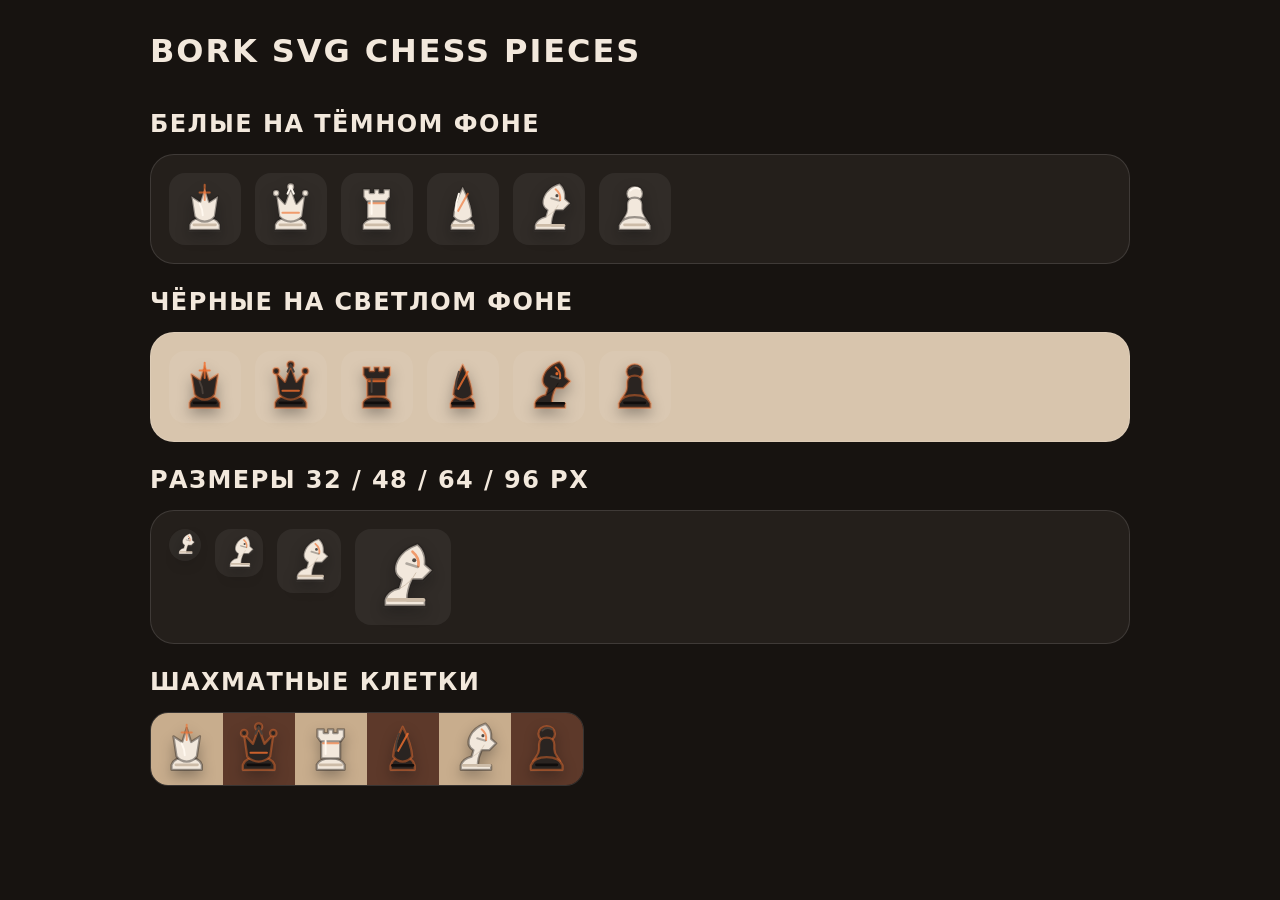
<file: pieces-preview.html>
<!DOCTYPE html>
<html lang="ru">
<head>
  <meta charset="UTF-8" />
  <meta name="viewport" content="width=device-width, initial-scale=1.0" />
  <title>BORK Pieces Preview</title>
  <link rel="stylesheet" href="./style.css" />
  <style>
    body { margin: 0; padding: 32px; background: #171310; color: #f2e8dc; font-family: Inter, system-ui, sans-serif; }
    h1, h2 { margin: 0 0 16px; letter-spacing: .06em; text-transform: uppercase; }
    .preview-grid { display: grid; gap: 24px; max-width: 980px; margin: 0 auto; }
    .preview-row { display: flex; flex-wrap: wrap; gap: 14px; padding: 18px; border: 1px solid rgba(255,255,255,.12); border-radius: 24px; }
    .preview-row.dark { background: #241f1b; }
    .preview-row.light { background: #d8c5ad; }
    .preview-cell { display: grid; place-items: center; border-radius: 16px; background: rgba(255,255,255,.06); }
    .preview-board { display: grid; grid-template-columns: repeat(6, 72px); width: max-content; overflow: hidden; border-radius: 18px; border: 1px solid rgba(255,255,255,.14); }
    .preview-square { width: 72px; height: 72px; display: grid; place-items: center; }
    .preview-square.light { background: #c8ad8d; }
    .preview-square.dark { background: #5d392a; }
  </style>
</head>
<body class="bork-pieces">
  <main class="preview-grid">
    <h1>BORK SVG chess pieces</h1>
    <section><h2>Белые на тёмном фоне</h2><div class="preview-row dark" id="whiteRow"></div></section>
    <section><h2>Чёрные на светлом фоне</h2><div class="preview-row light" id="blackRow"></div></section>
    <section><h2>Размеры 32 / 48 / 64 / 96 px</h2><div class="preview-row dark" id="sizeRow"></div></section>
    <section><h2>Шахматные клетки</h2><div class="preview-board" id="boardRow"></div></section>
  </main>
  <script type="module">
    import { renderPiece } from './pieces.js';
    const types = ['k', 'q', 'r', 'b', 'n', 'p'];
    const names = { k: 'Король', q: 'Ферзь', r: 'Ладья', b: 'Слон', n: 'Конь', p: 'Пешка' };
    function cell(html, size = 72) {
      return `<div class="preview-cell" title="${size}px" style="width:${size}px;height:${size}px">${html}</div>`;
    }
    whiteRow.innerHTML = types.map(type => cell(renderPiece({ color: 'w', type }))).join('');
    blackRow.innerHTML = types.map(type => cell(renderPiece({ color: 'b', type }))).join('');
    sizeRow.innerHTML = [32, 48, 64, 96].map(size => cell(renderPiece({ color: 'w', type: 'n' }), size)).join('');
    boardRow.innerHTML = types.map((type, index) => `<div class="preview-square ${index % 2 ? 'dark' : 'light'}" aria-label="${names[type]}">${renderPiece({ color: index % 2 ? 'b' : 'w', type })}</div>`).join('');
  </script>
</body>
</html>
</file>
<file: style.css>
/* 1. Design tokens */
:root {
  color-scheme: dark;
  --bg: #100d0c;
  --surface: #1b1715;
  --surface-2: #241f1d;
  --panel: rgba(36, 31, 29, 0.92);
  --line: rgba(246, 240, 234, 0.12);
  --line-strong: rgba(246, 240, 234, 0.22);
  --text: #f6f0ea;
  --muted: rgba(246, 240, 234, 0.62);
  --accent: #ef6f2e;
  --accent-soft: rgba(239, 111, 46, 0.14);
  --danger: #d65c4a;
  --success: #8fd19e;
  --square-light: #d8c3a3;
  --square-dark: #6a4a38;
  --app-height: 100dvh;
  --topbar-h: 48px;
  --status-h: 52px;
  --moves-h: 42px;
  --actions-h: 64px;
  --vertical-gap: 22px;
  --board-size-mobile: min(94vw, calc(var(--app-height) - var(--topbar-h) - var(--status-h) - var(--moves-h) - var(--actions-h) - var(--vertical-gap)));
  --board-size: var(--board-size-mobile);
  --piece-white-main: #f2e8dc;
  --piece-white-light: #fff8ef;
  --piece-white-shadow: #cdbca8;
  --piece-white-stroke: rgba(31, 27, 25, 0.42);
  --piece-black-main: #2a2421;
  --piece-black-light: #4a403a;
  --piece-black-shadow: #100d0c;
  --piece-black-stroke: rgba(239, 111, 46, 0.45);
  --radius: 22px;
  --safe-top: env(safe-area-inset-top, 0px);
  --safe-bottom: env(safe-area-inset-bottom, 0px);
  font-family: Inter, ui-sans-serif, system-ui, -apple-system, BlinkMacSystemFont, "Segoe UI", sans-serif;
}

/* 2. Reset / base */
* { box-sizing: border-box; }
html, body { margin: 0; min-height: 100%; overflow: hidden; background: var(--bg); color: var(--text); }
body { min-height: 100dvh; -webkit-font-smoothing: antialiased; }
button, textarea, input { font: inherit; }
button { border: 0; cursor: pointer; color: inherit; }
.app-bg, .decor, .glow, .texture, .app-shell::before, .app-shell::after, .square::before, .square::after { pointer-events: none; }
button, .square, .menu, .modal, input, select, summary, textarea, .side-panel.open { pointer-events: auto; }
.hidden, [hidden] { display: none !important; }

/* 3. Layout shell */
.app-shell { height: var(--app-height); padding: var(--safe-top) 0 var(--safe-bottom); background: radial-gradient(circle at 50% 0, rgba(239,111,46,.10), transparent 36%), var(--bg); }
.hero-card { height: 100%; display: grid; grid-template-rows: 44px 1fr; padding: 0 12px 10px; }
.brand-row { display: flex; align-items: center; justify-content: space-between; min-width: 0; border-bottom: 1px solid var(--line); }
.eyebrow, .launch-line, .mini-label { display: none; }
.brand-mark { font-size: 15px; font-weight: 800; letter-spacing: .16em; white-space: nowrap; }
.header-actions { display: flex; align-items: center; gap: 8px; min-width: 0; }
.status-pill { max-width: 148px; overflow: hidden; text-overflow: ellipsis; white-space: nowrap; font-size: 11px; color: #ffe2cd; padding: 6px 9px; border: 1px solid rgba(239,111,46,.26); border-radius: 999px; background: rgba(239,111,46,.10); }
.status-pill::before { content: ""; display: inline-block; width: 7px; height: 7px; margin-right: 6px; border-radius: 50%; background: var(--accent); box-shadow: 0 0 10px rgba(239,111,46,.85); }
.hero-grid { min-height: 0; display: grid; grid-template-rows: auto 1fr; gap: 10px; }

/* 4. Launch screen */
.command-panel { min-height: 0; display: grid; align-content: center; gap: 14px; padding: 8px 0; }
.intro-copy h1 { margin: 0; text-align: center; font-size: clamp(22px, 7vw, 28px); letter-spacing: .02em; font-weight: 650; }
.setup-panel { display: grid; gap: 12px; width: min(100%, 390px); margin: 0 auto; }
.experience-panel .control-label { display: none; }
.experience-grid { display: grid; gap: 8px; }
.experience-card { min-height: 50px; padding: 0 16px; border-radius: 16px; background: rgba(255,255,255,.06); border: 1px solid var(--line); text-align: left; }
.experience-card strong { font-size: 14px; }
.experience-card span { display: none; }
.experience-card.active, .segment.active, .difficulty.active { border-color: rgba(239,111,46,.55); background: rgba(239,111,46,.14); }
.control-group { display: grid; gap: 7px; }
.control-label { font-size: 11px; letter-spacing: .12em; text-transform: uppercase; color: var(--muted); }
.segmented { display: grid; grid-template-columns: repeat(3, 1fr); gap: 6px; }
.segment, .difficulty, .menu-btn, .settings-link { min-height: 46px; border-radius: 14px; border: 1px solid var(--line); background: rgba(255,255,255,.055); color: var(--text); }
.difficulty-grid { display: grid; grid-template-columns: repeat(2, 1fr); gap: 7px; }
.difficulty span, .training-panel, #demoBtn { display: none; }
.cta-row { display: grid; gap: 8px; }
.primary-btn, .ghost-btn, .tiny-btn { min-height: 44px; border-radius: 16px; padding: 0 14px; background: rgba(255,255,255,.07); border: 1px solid var(--line); }
.primary-btn { min-height: 54px; background: linear-gradient(135deg, #f08a50, var(--accent)); color: #180f0b; font-weight: 800; }
.settings-link { width: max-content; min-height: 34px; padding: 0 14px; margin: 0 auto; color: var(--muted); }

/* 5. Game screen */
body.game-active .hero-grid { grid-template-rows: 1fr; }
body.game-active .command-panel { display: none; }
.game-card { min-height: 0; display: none; }
body.game-active .game-card { display: grid; grid-template-rows: var(--status-h) minmax(0, 1fr) var(--moves-h) var(--actions-h); gap: 8px; min-height: 0; overflow: hidden; }
.top-line { display: flex; align-items: center; justify-content: space-between; min-width: 0; padding: 0 2px; }
.top-line h2 { margin: 0; font-size: clamp(22px, 5vw, 28px); line-height: 1; letter-spacing: -.035em; }
.turn-indicator { flex: 0 0 auto; font-size: 12px; color: #ffe7d5; padding: 8px 10px; border-radius: 999px; background: rgba(255,255,255,.06); border: 1px solid var(--line); }
.quality-strip, .coach-strip { display: none; }
.board-stage { min-width: 0; min-height: 0; width: 100%; display: grid; place-items: center; overflow: hidden; position: relative; }
.board-alert { position: absolute; left: 10px; right: 10px; bottom: 10px; z-index: 8; padding: 10px 12px; border-radius: 16px; background: rgba(21,18,17,.86); border: 1px solid rgba(239,111,46,.28); color: var(--text); opacity: 0; transform: translateY(8px); transition: .18s ease; pointer-events: none; font-size: 13px; }
.board-alert.show { opacity: 1; transform: translateY(0); pointer-events: auto; }
.coach-toast.show { opacity: 1; transform: translate(-50%, 0); pointer-events: auto; }
.board-alert.danger { border-color: rgba(255,90,58,.55); }
.coach-toast { position: fixed; left: 50%; right: auto; bottom: calc(var(--safe-bottom) + 80px); width: min(420px, calc(100vw - 32px)); z-index: 90; display: grid; gap: 9px; opacity: 0; transform: translate(-50%, 8px); transition: .18s ease; pointer-events: none; padding: 10px 12px; border-radius: 16px; background: rgba(21,18,17,.92); border: 1px solid rgba(239,111,46,.28); }
.coach-toast p { margin: 0; }
.coach-toast div { display: flex; gap: 8px; justify-content: flex-end; }

/* 6. Board */
.board-wrap { width: var(--board-size); max-width: 100%; display: grid; place-items: center; margin-inline: auto; }
.board-line { display: flex; align-items: center; gap: 6px; }
.coordinates { display: grid; color: rgba(246,240,234,.58); font-size: 10px; font-weight: 700; line-height: 1; user-select: none; pointer-events: none; }
.file-coordinates { grid-template-columns: repeat(8, 1fr); width: var(--board-size); padding: 0 2px; }
.rank-coordinates { grid-template-rows: repeat(8, 1fr); height: var(--board-size); width: 14px; align-items: center; justify-items: center; }
.top-files { margin-bottom: 6px; }
.bottom-files { margin-top: 6px; }
.chess-board { width: var(--board-size); height: var(--board-size); display: grid; grid-template-columns: repeat(8, 1fr); grid-template-rows: repeat(8, 1fr); overflow: hidden; border-radius: 16px; box-shadow: 0 18px 38px rgba(0,0,0,.34), 0 0 0 1px rgba(255,255,255,.08); background: var(--square-dark); }
.square { position: relative; display: grid; place-items: center; min-width: 0; min-height: 0; padding: 0; background: var(--square-dark); }
.square.light { background: var(--square-light); }
.square.dark { background: var(--square-dark); }
.square.selected { outline: 2px solid rgba(239,111,46,.78); outline-offset: -2px; }
.square.last-move::before { content: ""; position: absolute; inset: 0; background: rgba(255,221,164,.24); box-shadow: inset 0 0 0 2px rgba(255,221,164,.18); }
.square.opponent-move::before { background: rgba(51,62,68,.34); box-shadow: inset 0 0 0 2px rgba(239,111,46,.42), inset 0 0 18px rgba(20,24,28,.24); }
.square.legal::after { content: ""; position: absolute; width: 18%; height: 18%; border-radius: 50%; background: rgba(31,27,25,.34); }
.square.capture::after { width: 72%; height: 72%; background: transparent; border: 2px solid rgba(239,111,46,.55); }
.square.check { box-shadow: inset 0 0 22px rgba(255,75,45,.55), inset 0 0 0 2px rgba(255,75,45,.55); }
.square.illegal-flash { animation: illegalTap .24s ease; }
@keyframes illegalTap { 25% { transform: translateX(-2px); } 70% { transform: translateX(2px); } }

/* 7. Pieces */
.piece { width: 100%; height: 100%; display: grid; place-items: center; z-index: 2; transition: transform .14s ease; }
.piece-svg { width: 88%; height: 88%; display: block; overflow: visible; pointer-events: none; transform: translateY(-1px); filter: drop-shadow(0 6px 7px rgba(0,0,0,.32)) drop-shadow(0 1px 0 rgba(255,255,255,.08)); }
.piece-svg .piece-core { stroke-width: 3.6; stroke-linecap: round; stroke-linejoin: round; }
.piece-svg .piece-highlight, .piece-svg .piece-cut, .piece-svg .piece-edge, .piece-svg .piece-accent, .piece-svg .piece-shadow { fill: none; stroke-linecap: round; stroke-linejoin: round; }
.piece-svg .piece-edge { stroke-width: 4.4; }
.piece-svg .piece-highlight { stroke-width: 3; }
.piece-svg .piece-cut, .piece-svg .piece-accent { stroke-width: 3.2; }
.piece-svg.piece-white .piece-core { fill: var(--piece-white-main); stroke: var(--piece-white-stroke); }
.piece-svg.piece-white .piece-highlight { stroke: var(--piece-white-light); }
.piece-svg.piece-white .piece-edge, .piece-svg.piece-white .piece-shadow { stroke: var(--piece-white-shadow); }
.piece-svg.piece-white .piece-cut { stroke: rgba(31,27,25,.32); }
.piece-svg.piece-white .piece-accent { stroke: rgba(239,111,46,.64); }
.piece-svg.piece-white .piece-eye { fill: rgba(31,27,25,.78); }
.piece-svg.piece-black .piece-core { fill: var(--piece-black-main); stroke: var(--piece-black-stroke); }
.piece-svg.piece-black .piece-highlight { stroke: var(--piece-black-light); }
.piece-svg.piece-black .piece-edge, .piece-svg.piece-black .piece-shadow { stroke: var(--piece-black-shadow); }
.piece-svg.piece-black .piece-cut { stroke: rgba(255,248,239,.22); }
.piece-svg.piece-black .piece-accent { stroke: var(--accent); opacity: .82; }
.piece-svg.piece-black .piece-eye { fill: rgba(239,111,46,.9); }


.move-strip { width: min(100%, var(--board-size)); height: var(--moves-h); margin: 0 auto; display: grid; grid-template-columns: 36px 1fr 36px; align-items: center; gap: 8px; color: var(--muted); }
.move-strip button { height: 32px; border-radius: 999px; border: 1px solid var(--line); background: rgba(255,255,255,.045); color: var(--muted); }
.move-strip button:disabled { opacity: .34; cursor: default; }
#lastMoveLine { min-width: 0; text-align: center; font-size: 13px; white-space: nowrap; overflow: hidden; text-overflow: ellipsis; }

/* 8. Controls */
.action-bar { display: grid; grid-template-columns: repeat(3, minmax(0, 1fr)); gap: 10px; align-items: center; width: min(100%, var(--board-size)); margin: 8px auto 0; }
.action-bar button { height: 44px; border-radius: 14px; background: rgba(255,255,255,.07); border: 1px solid var(--line); font-weight: 700; }
.action-bar #drawBtn, .action-bar #resignBtn, .action-bar #flipBtn { display: none; }
body.game-active .action-bar #newGameBtn { display: none; }
body:not(.game-active) .action-bar #undoBtn { display: none; }
.mobile-menu-btn, #pieceStyleBtn { display: none; }

/* 9. Menu modal */
.side-panel { position: fixed; inset: 0; z-index: 30; display: none; pointer-events: none; overflow-y: auto; align-content: start; padding: calc(var(--safe-top) + 14px) 14px calc(var(--safe-bottom) + 18px); background: rgba(21,18,17,.96); backdrop-filter: blur(22px); }
.side-panel.open { display: grid; pointer-events: auto; }
.side-panel > * { width: min(430px, 100%); margin-inline: auto; }
.sheet-handle { position: sticky; top: 0; z-index: 2; display: flex; justify-content: space-between; align-items: center; padding: 8px 0 14px; background: linear-gradient(var(--bg) 78%, transparent); font-weight: 800; letter-spacing: .12em; }
.menu-section { display: grid; gap: 10px; padding: 14px 0; border-bottom: 1px solid var(--line); }
.menu-section h3 { margin: 0; font-size: 12px; color: var(--muted); letter-spacing: .14em; text-transform: uppercase; }
.menu-actions { display: grid; grid-template-columns: repeat(2, 1fr); gap: 8px; }
.menu-segmented { margin-bottom: 6px; }
.mode-switches { display: grid; gap: 8px; }
.switch-line { display: flex; gap: 10px; align-items: center; min-height: 42px; padding: 8px 10px; border: 1px solid var(--line); border-radius: 14px; background: rgba(255,255,255,.045); }
.switch-line small { display: block; margin-top: 3px; color: var(--muted); font-size: 11px; }
.metric-grid { display: grid; grid-template-columns: repeat(3, 1fr); gap: 8px; }
.metric { padding: 10px; border: 1px solid var(--line); border-radius: 14px; background: rgba(255,255,255,.045); }
.metric span { display: block; color: var(--muted); font-size: 11px; }
.metric strong { font-size: 20px; }

/* 10. Panels / drawers */
.panel-block { border: 1px solid var(--line); border-radius: 16px; padding: 12px; background: rgba(255,255,255,.04); }
.move-list { max-height: 150px; overflow: auto; margin: 0; padding-left: 22px; color: var(--muted); }
textarea { width: 100%; min-height: 70px; resize: vertical; color: var(--text); background: rgba(0,0,0,.20); border: 1px solid var(--line); border-radius: 12px; padding: 8px; }
.tactic-library, .coach-tags, .sheet-tabs { display: none; }

/* 11. Result / promotion modal */
.result-modal, .promotion-modal { position: fixed; inset: 0; z-index: 40; display: none; visibility: hidden; pointer-events: none; place-items: center; padding: 18px; background: rgba(0,0,0,.64); }
.result-modal.show, .promotion-modal.show { display: grid; visibility: visible; pointer-events: auto; }
.result-card, .promotion-card { width: min(100%, 390px); border-radius: 24px; border: 1px solid var(--line); background: #211b18; padding: 20px; box-shadow: 0 26px 80px rgba(0,0,0,.45); }
.result-card h2 { margin: 8px 0; }
.result-meta { display: grid; grid-template-columns: repeat(3, 1fr); gap: 8px; margin: 14px 0; }
.result-meta div { padding: 10px; border-radius: 14px; background: rgba(255,255,255,.05); }
.result-meta dt { color: var(--muted); font-size: 11px; }
.result-meta dd { margin: 4px 0 0; font-weight: 800; }
.result-actions, .promotion-options { display: grid; gap: 8px; }
.promotion-options { grid-template-columns: repeat(4, 1fr); margin-top: 12px; }
.promotion-options button { min-height: 88px; display: grid; place-items: center; gap: 2px; border: 1px solid var(--line); border-radius: 18px; background: rgba(255,255,255,.06); }
.promotion-options .piece-svg { width: 62px; height: 62px; }
.promotion-options span { font-size: 10px; color: var(--muted); letter-spacing: .08em; text-transform: uppercase; }
.toast { position: fixed; left: 16px; right: 16px; bottom: calc(var(--safe-bottom) + 12px); z-index: 50; opacity: 0; transform: translateY(8px); padding: 12px 14px; border-radius: 16px; background: rgba(21,18,17,.92); border: 1px solid var(--line); transition: .18s ease; }
.toast.show { opacity: 1; transform: translateY(0); }

/* 12. PWA safe-area */
@supports (height: 100dvh) { .app-shell { height: var(--app-height); } }
@media (display-mode: standalone) { .hero-card { padding-bottom: max(10px, var(--safe-bottom)); } }

/* 13. Responsive: mobile */
@media (max-width: 768px) {
  .rank-coordinates, .file-coordinates { display: none; }
  .board-line { display: block; width: var(--board-size); }
  .board-wrap, .chess-board { width: var(--board-size-mobile); height: var(--board-size-mobile); }
  .top-menu-button { display: none; }
  .bottom-menu-button { display: inline-block; }
}

@media (max-width: 480px) {
  body:not(.game-active) .hero-card { grid-template-rows: 44px 1fr; }
  body:not(.game-active) .game-card { display: none; }
  .difficulty-grid.compact { grid-template-columns: 1fr; }
  .brand-row { height: 44px; }
}

/* 14. Responsive: tablet */
@media (min-width: 760px) {
  body.screen-launch .hero-grid { grid-template-columns: minmax(420px, 620px); justify-content: center; align-content: center; }
  body.screen-launch .command-panel { width: min(620px, 100%); padding: 28px; border: 1px solid var(--line); border-radius: 28px; background: var(--panel); box-shadow: 0 24px 70px rgba(0,0,0,.28); }
  .game-card { --board-size: min(76vh, 62vw, 620px); }
  .chess-board { width: var(--board-size); height: var(--board-size); }
  html, body { overflow: auto; }
  .app-shell { min-height: 100dvh; height: auto; padding: 18px; }
  .hero-card { min-height: calc(100dvh - 36px); border: 1px solid var(--line); border-radius: 28px; padding: 0 18px 18px; background: rgba(255,255,255,.025); }
  .hero-grid { grid-template-columns: minmax(260px, 330px) 1fr; grid-template-rows: 1fr; align-items: center; }
  body.game-active .hero-grid { grid-template-columns: 1fr minmax(280px, 320px); }
  body.game-active .command-panel { display: none; }
  .side-panel { place-content: start center; }
  .top-menu-button { display: inline-flex; align-items: center; }
  .bottom-menu-button { display: none !important; }
  .action-bar { max-width: var(--board-size); grid-template-columns: repeat(2, minmax(0, 1fr)); }
}

/* 15. Responsive: desktop */
@media (min-width: 1120px) {
  body.screen-launch .hero-grid { grid-template-columns: minmax(520px, 680px); }
  .game-card { --board-size: min(72vh, 620px); }
  .chess-board { width: var(--board-size); height: var(--board-size); }
  .hero-grid { grid-template-columns: 320px minmax(560px, 1fr) 320px; }
  body.game-active .hero-grid { grid-template-columns: minmax(560px, 1fr) 320px; }
  .intro-copy .launch-line, .eyebrow { display: block; color: var(--muted); text-align: center; }
  .experience-card span, .difficulty span { display: block; color: var(--muted); font-size: 11px; }
}
</file>
